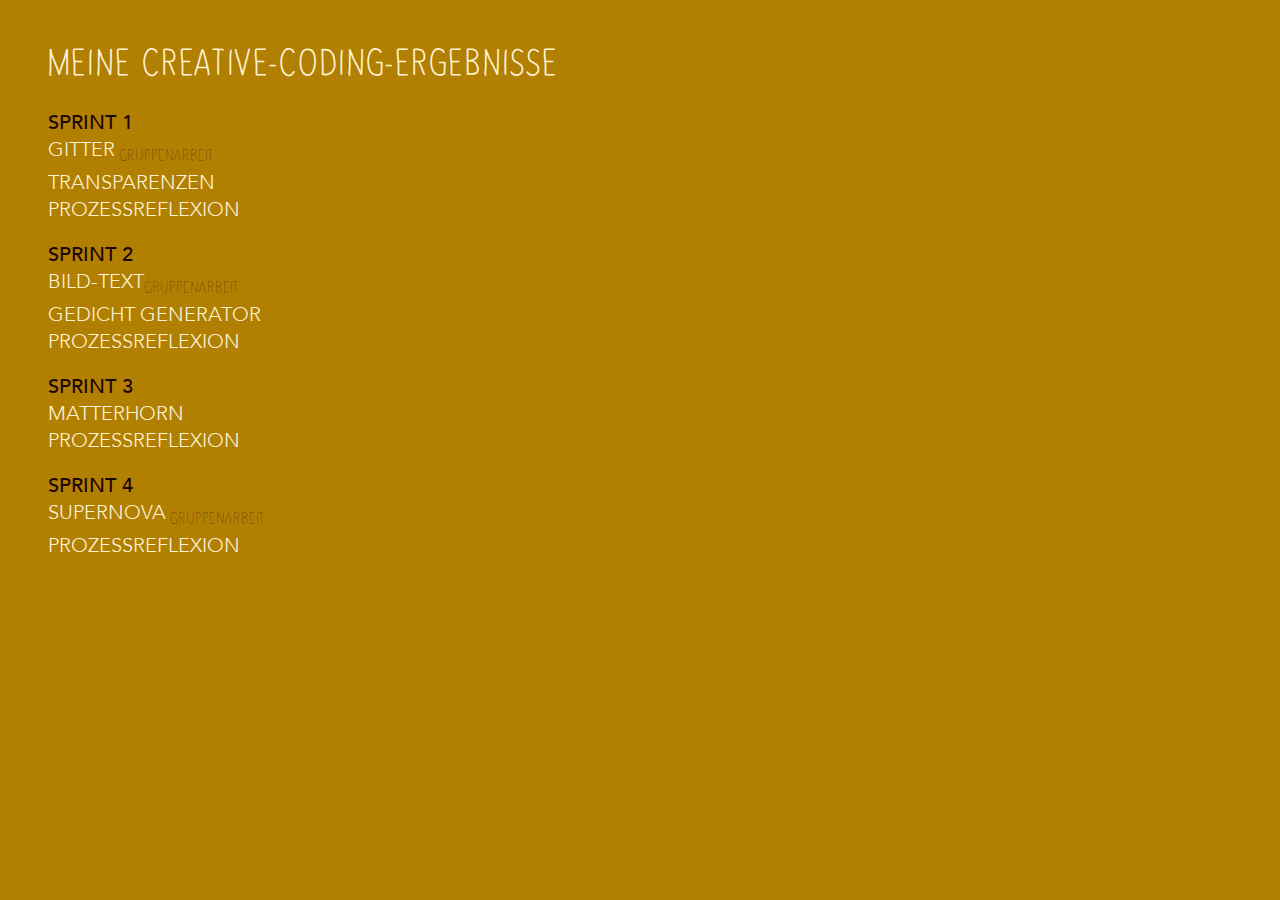
<file: index.html>
<!DOCTYPE html>
<html lang="en">

<head>
    <meta charset="UTF-8">
    <meta name="viewport" content="width=device-width, initial-scale=1.0">
    <title>Document</title>
    <link rel="stylesheet" href="app.css">
</head>

<body>
    <h1>Meine Creative-Coding-Ergebnisse
    </h1>
    <ul>
        <p>Sprint 1</p>
        <a href="Gitter/index.html">Gitter</a> <span>Gruppenarbeit</span>

        </br>
        <a href="Transparenzen/index.html">Transparenzen</a>
        </br>
        <a href="Reflexionen/Reflexion-1.pdf">Prozessreflexion</a>
        </br>
        </br>
        <p>Sprint 2</p>
        <a href="Bilder-Text/index.html">Bild-Text</a><span>Gruppenarbeit</span>
        </br>
        <a href="Gedicht-Generator/index.html">Gedicht Generator</a>
        </br>
        <a href="Reflexionen/Reflexion-2.pdf">Prozessreflexion</a>
        </br>
        </br>
        <p>Sprint 3</p>
        <a href="Matterhorn/index.html">Matterhorn</a>
        </br>
        <a href="Reflexionen/Reflexion-3.pdf">Prozessreflexion</a>
        </br>
        </br>
        <p>Sprint 4</p>
        <a href="Supernova/index.html">Supernova</a> <span>Gruppenarbeit</span>
        </br>
        <a href="Reflexionen/Reflexion-4.pdf">Prozessreflexion</a>
    </ul>
</body>

</html>
</file>
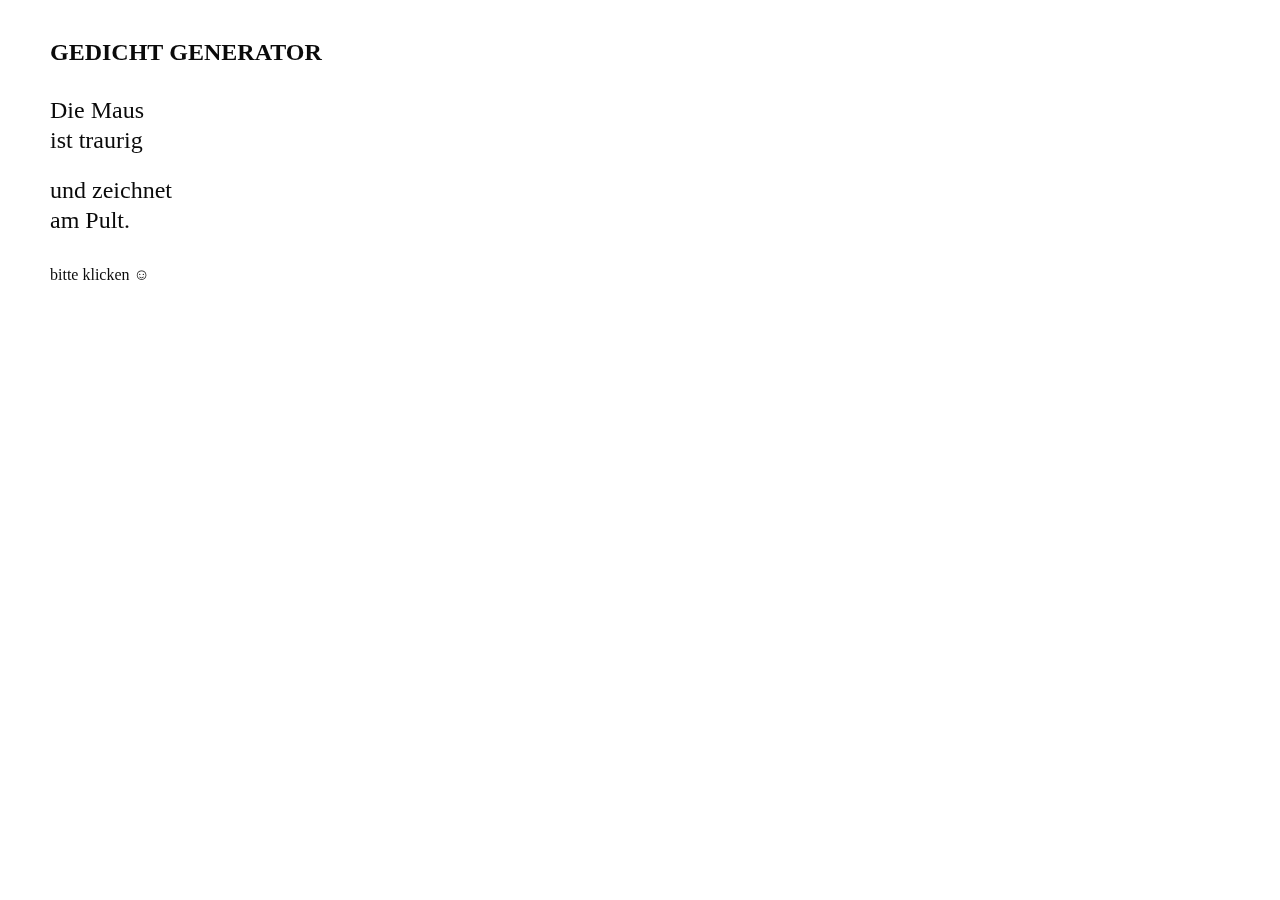
<file: Gedicht-Generator/index.html>
<!DOCTYPE html>
<html lang="en">
  <head>
    <meta charset="utf-8" />
    <meta name="viewport" content="width=device-width, initial-scale=1.0">

    <title>Sketch</title>

    <link rel="stylesheet" type="text/css" href="style.css">

    <script src="libraries/p5.min.js"></script>
    <script src="libraries/p5.sound.min.js"></script>
  </head>

  <body>
    <!-- <ul>
      <p>
        <a href="../index.html">Home</a>
      </p>
    </ul> -->
    <script src="sketchGedicht.js"></script>
  </body>
</html>
</file>
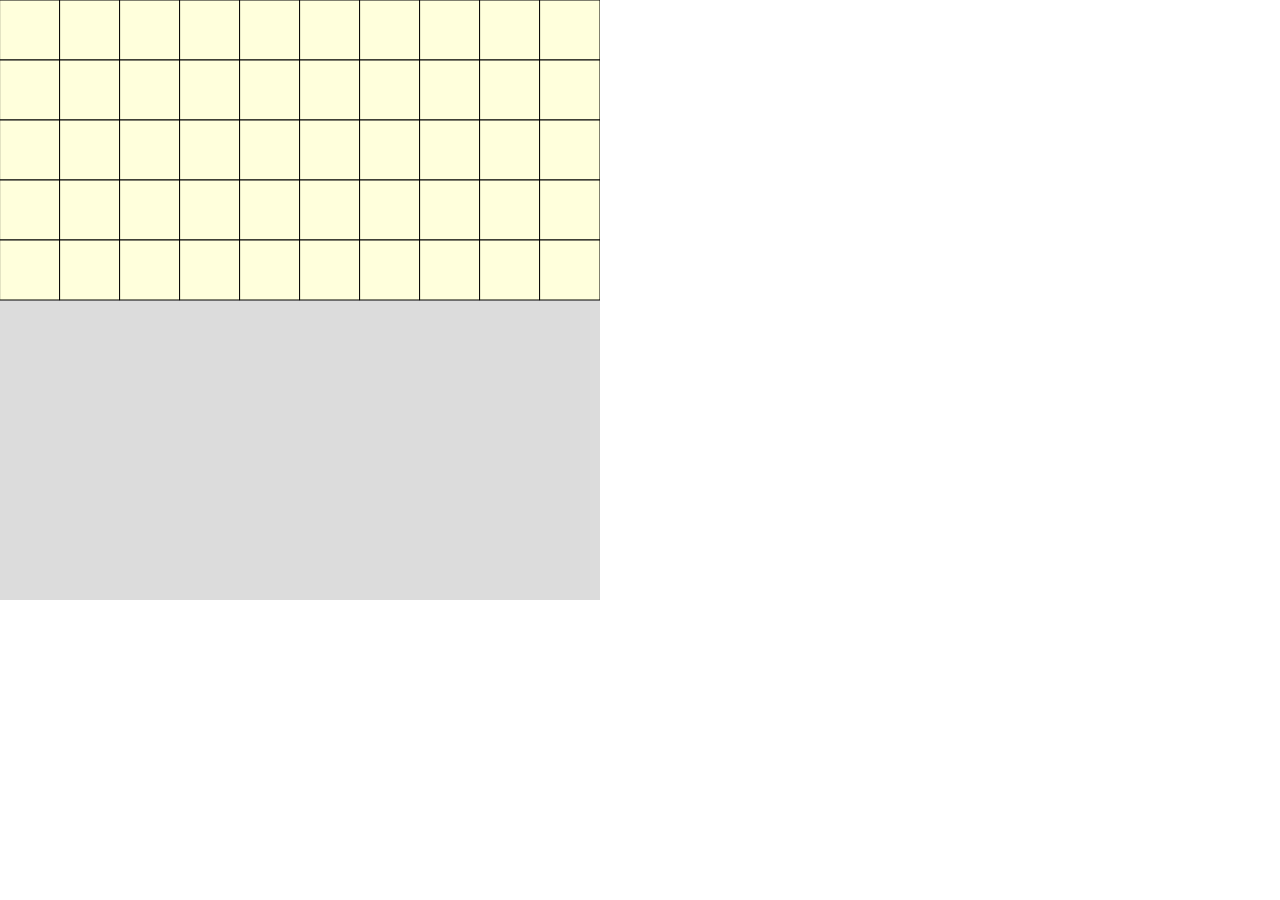
<file: Gitter/index.html>
<!DOCTYPE html>
<html lang="en">
  <head>
    <meta charset="utf-8" />
    <meta name="viewport" content="width=device-width, initial-scale=1.0">

    <title>Sketch</title>

    <link rel="stylesheet" type="text/css" href="style.css">

    <script src="libraries/p5.min.js"></script>
    <script src="libraries/p5.sound.min.js"></script>
  </head>

  <body>
    <!-- <ul>
      <p>
        <a href="../index.html">Home</a>
      </p>
    </ul> -->
    <script src="sketch.js"></script>
  </body>
</html>
</file>
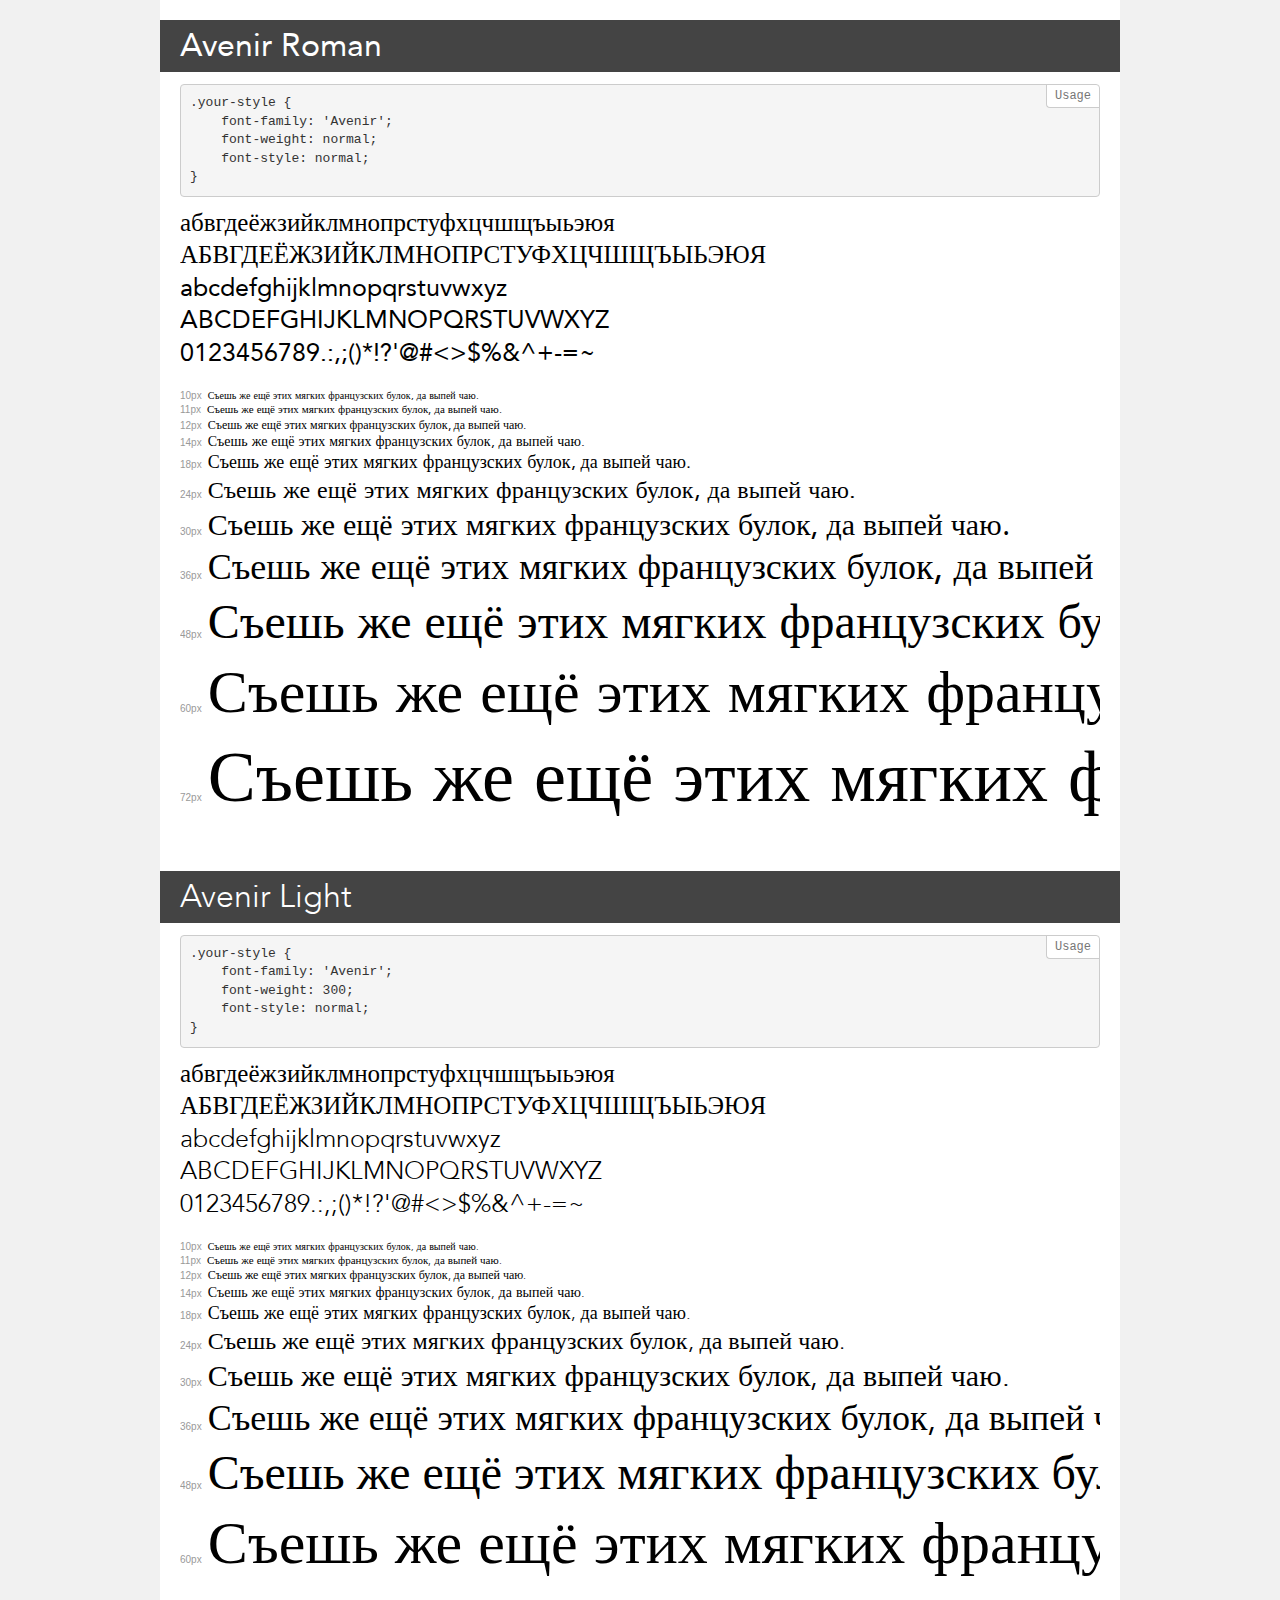
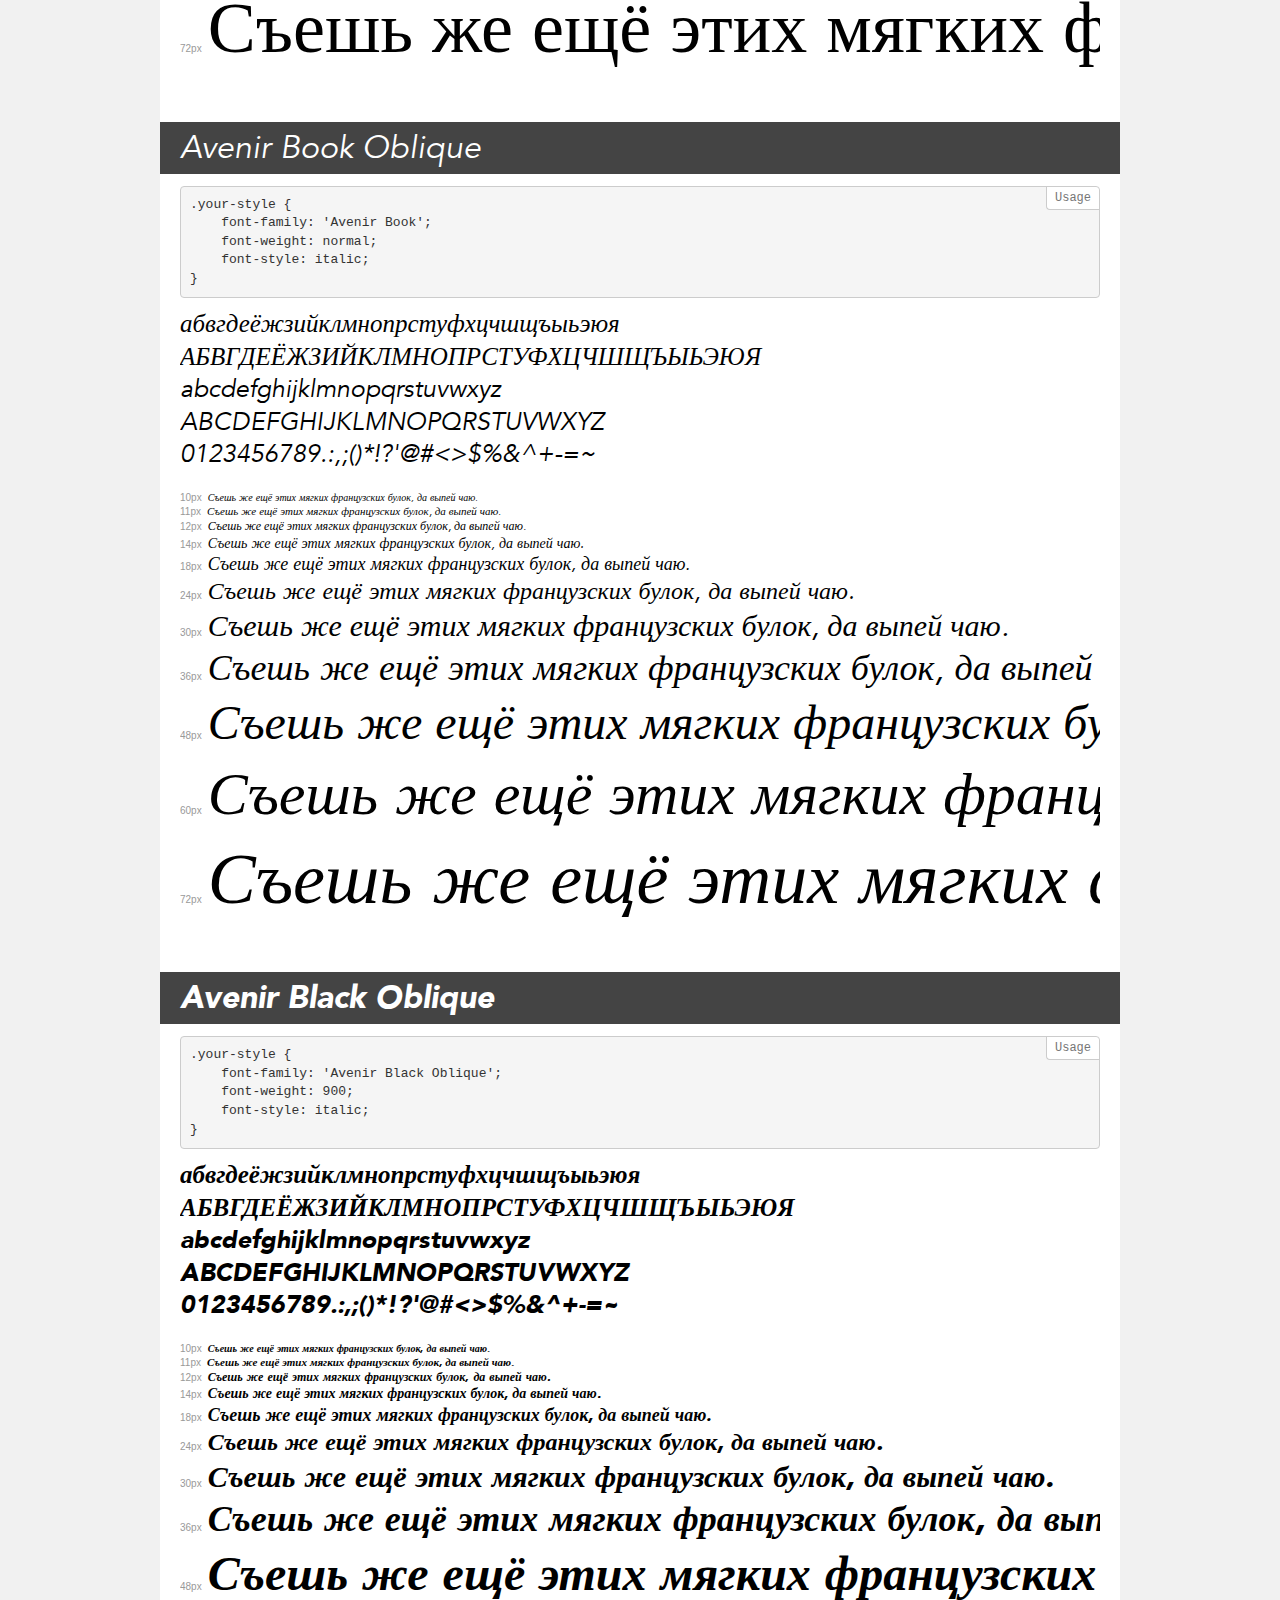
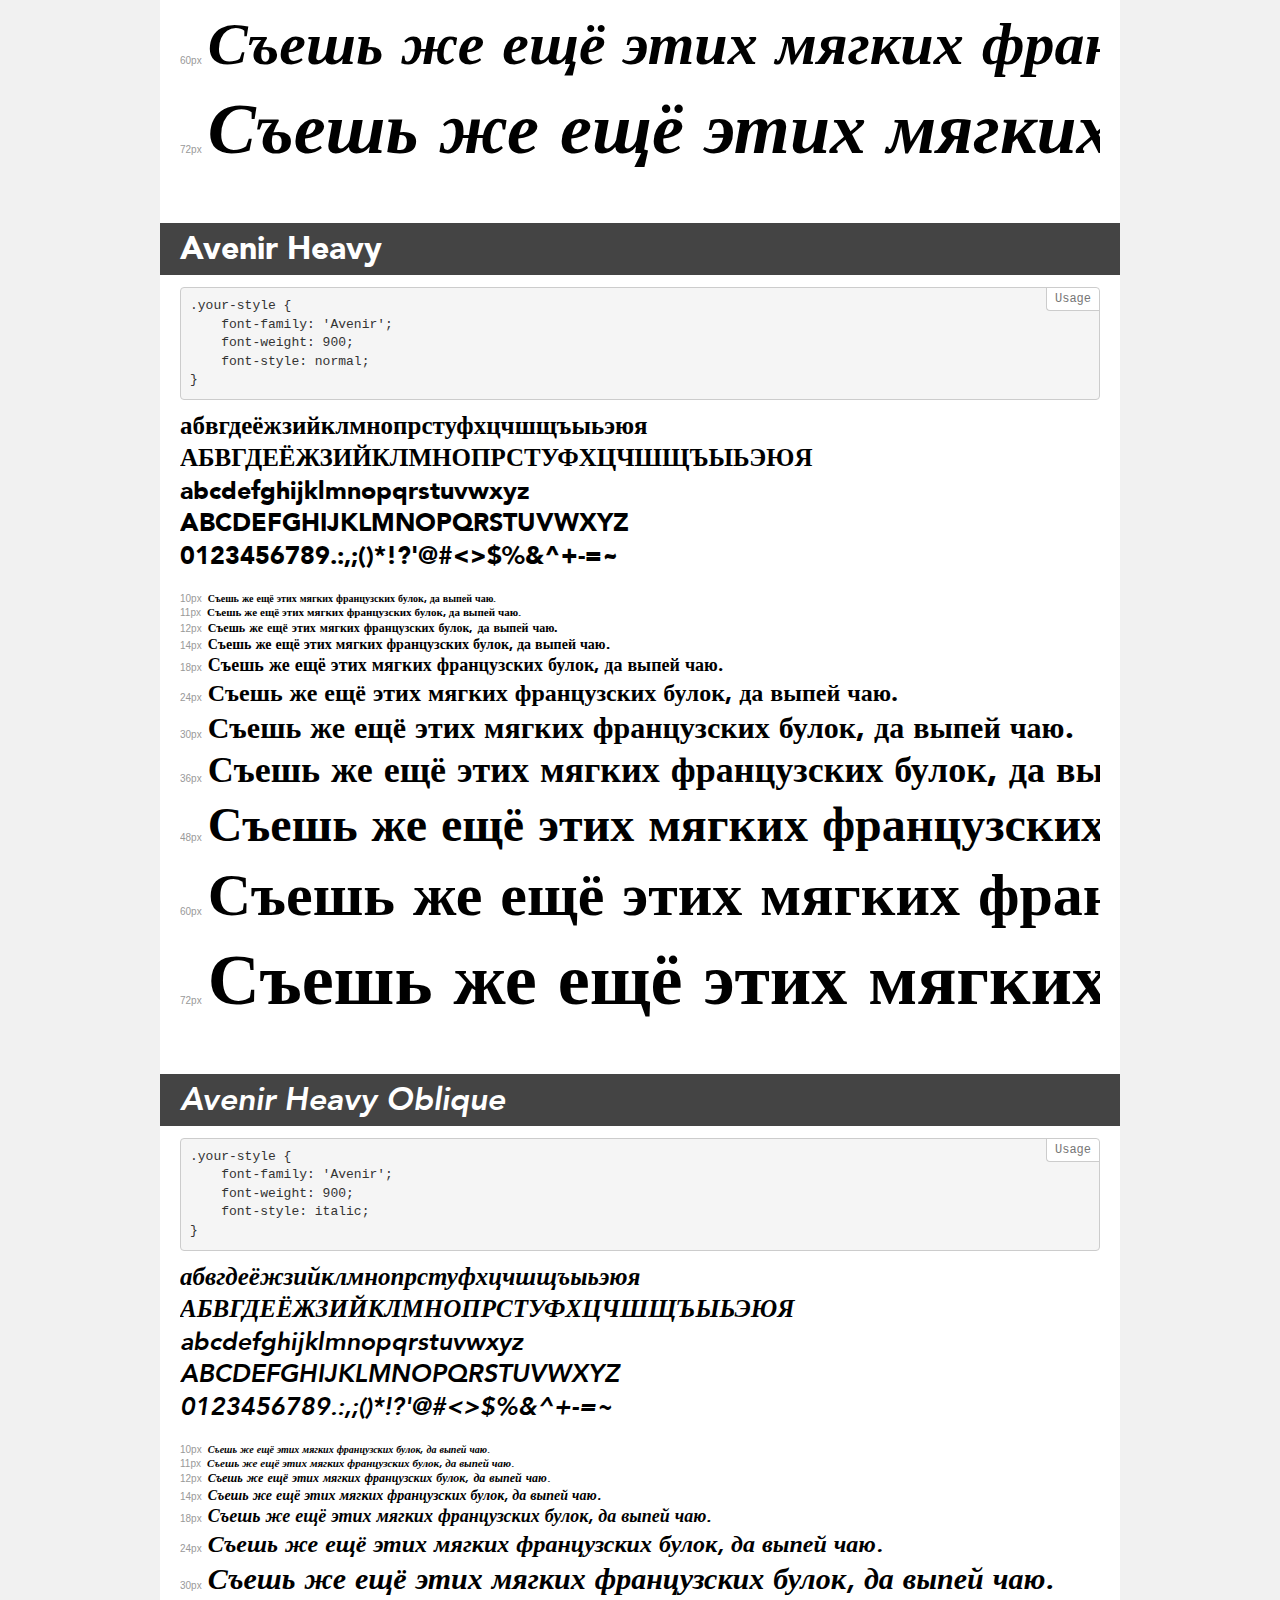
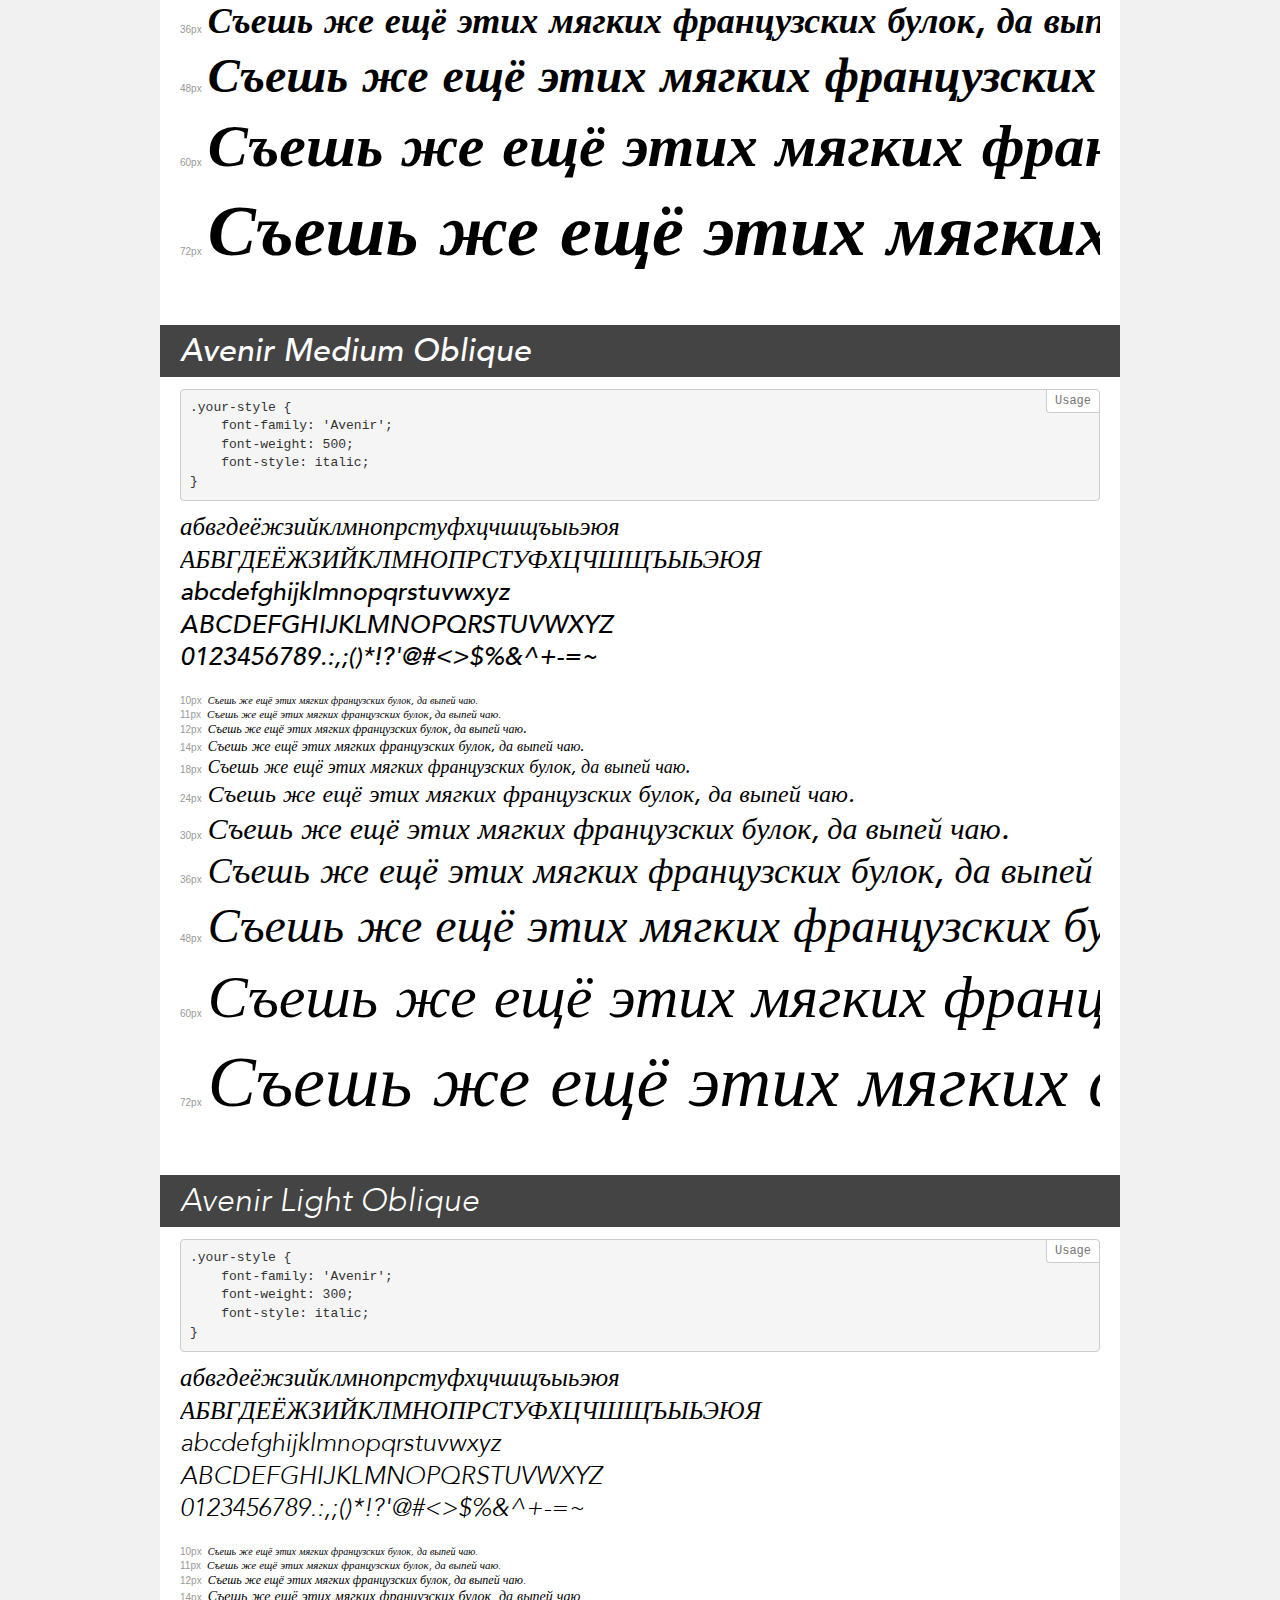
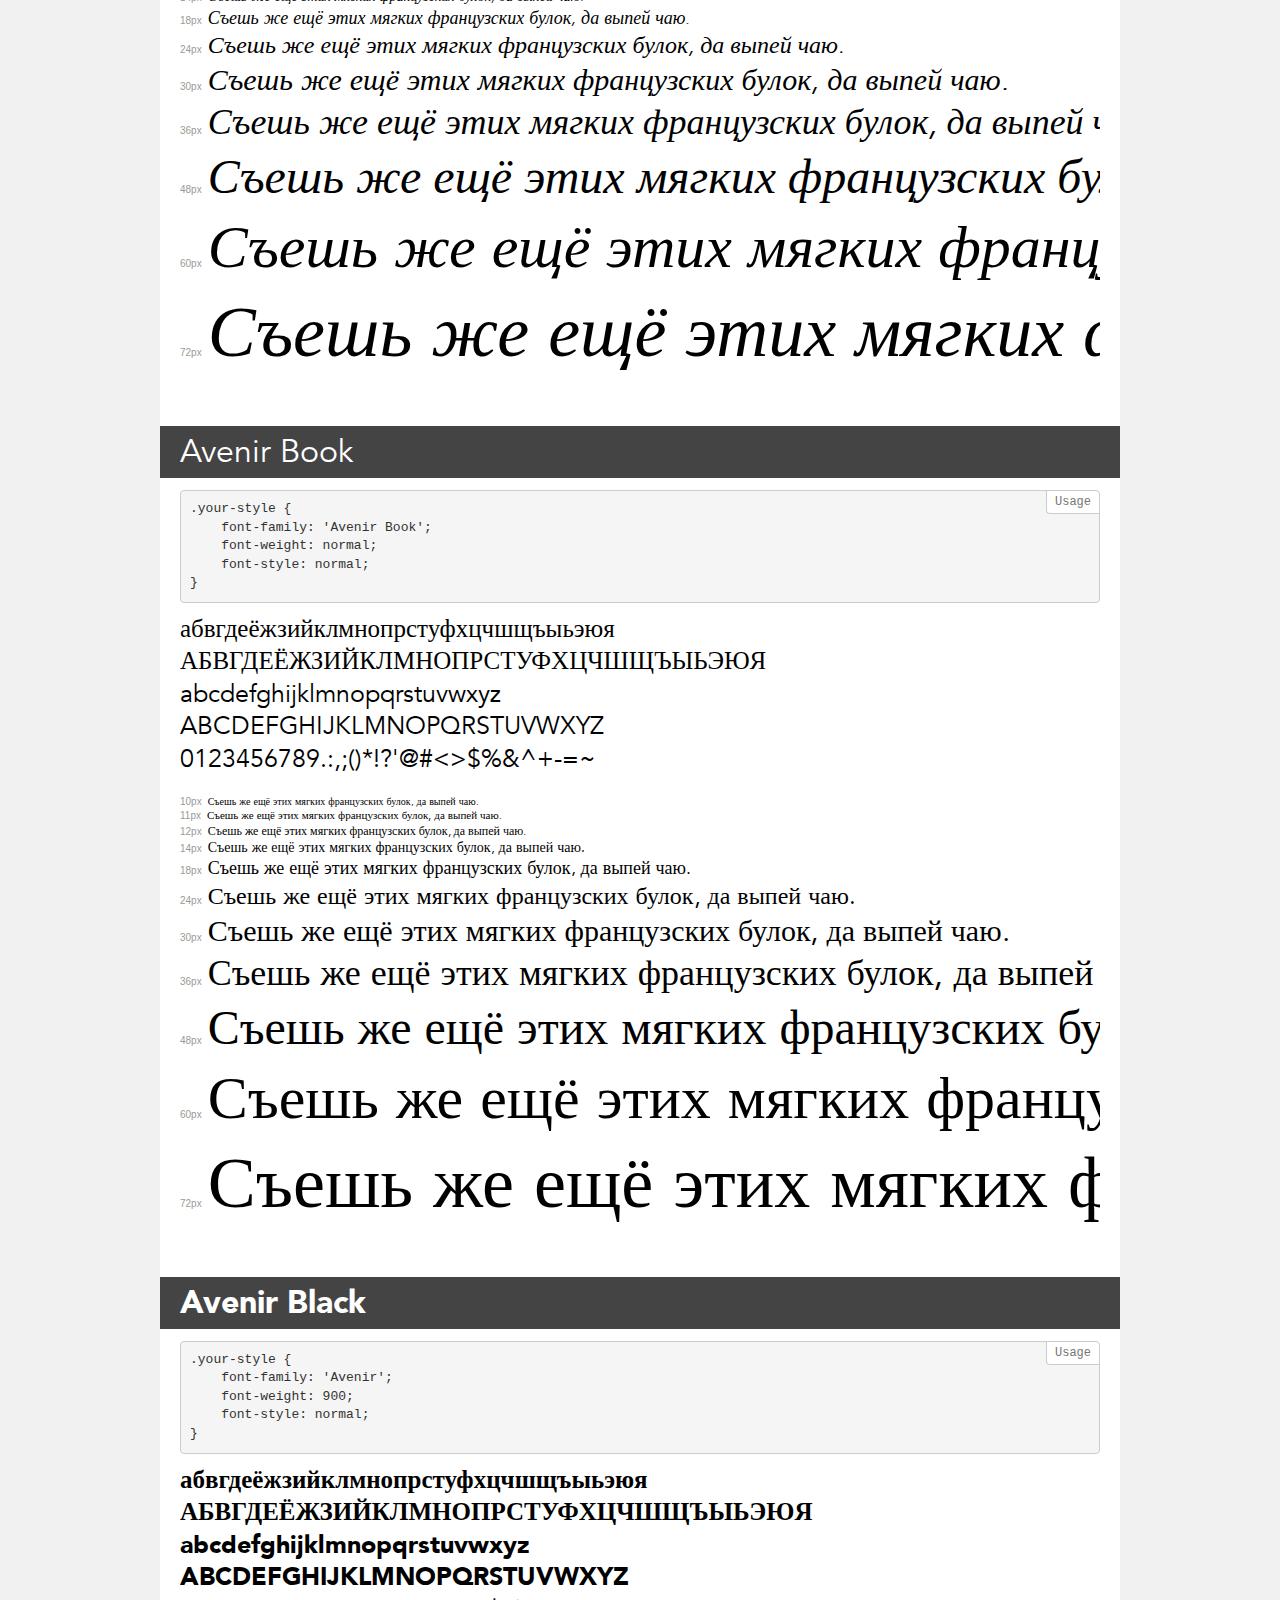
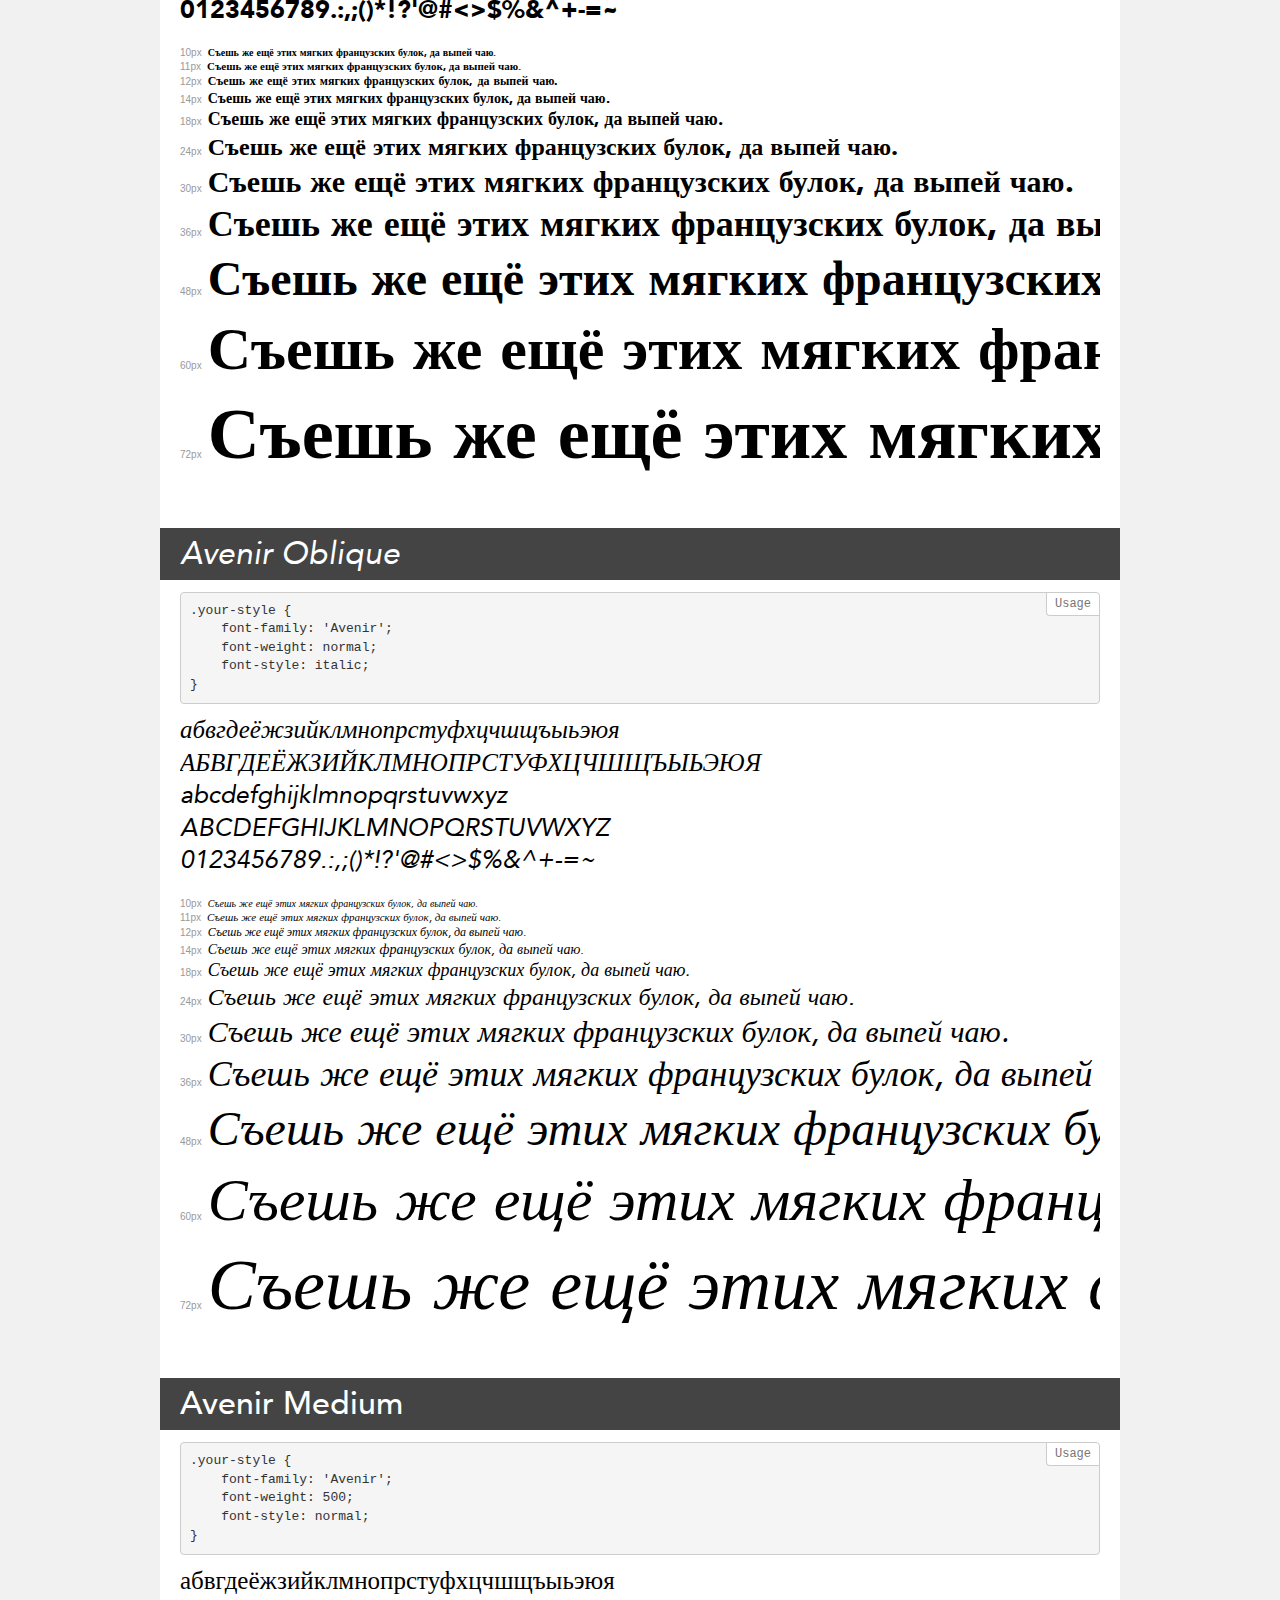
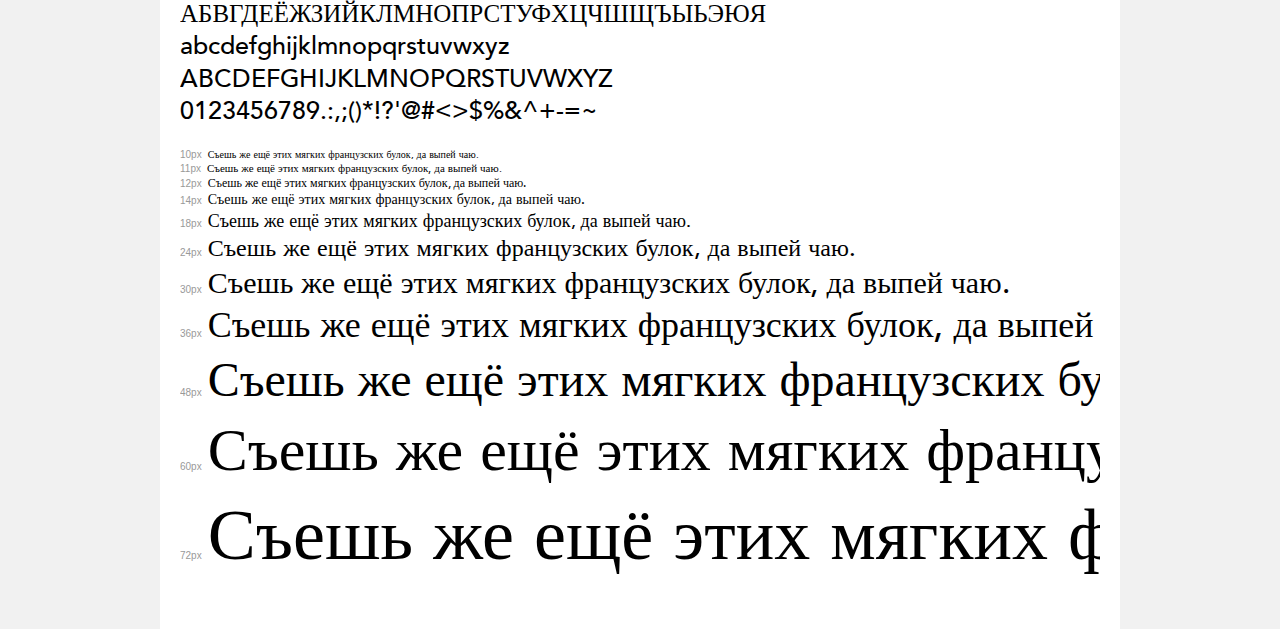
<file: Fonts/Avenir/demo.html>
<!DOCTYPE html>
<html>
<head>
    <meta charset="utf-8">
    <meta http-equiv="X-UA-Compatible" content="IE=edge">
    <meta name="viewport" content="width=device-width, initial-scale=1">
    <meta name="robots" content="noindex, noarchive">
    <meta name="format-detection" content="telephone=no">
    <title>Transfonter demo</title>
    <link href="stylesheet.css" rel="stylesheet">
    <style>
        /*
        http://meyerweb.com/eric/tools/css/reset/
        v2.0 | 20110126
        License: none (public domain)
        */
        html, body, div, span, applet, object, iframe,
        h1, h2, h3, h4, h5, h6, p, blockquote, pre,
        a, abbr, acronym, address, big, cite, code,
        del, dfn, em, img, ins, kbd, q, s, samp,
        small, strike, strong, sub, sup, tt, var,
        b, u, i, center,
        dl, dt, dd, ol, ul, li,
        fieldset, form, label, legend,
        table, caption, tbody, tfoot, thead, tr, th, td,
        article, aside, canvas, details, embed,
        figure, figcaption, footer, header, hgroup,
        menu, nav, output, ruby, section, summary,
        time, mark, audio, video {
            margin: 0;
            padding: 0;
            border: 0;
            font-size: 100%;
            font: inherit;
            vertical-align: baseline;
        }
        /* HTML5 display-role reset for older browsers */
        article, aside, details, figcaption, figure,
        footer, header, hgroup, menu, nav, section {
            display: block;
        }
        body {
            line-height: 1;
        }
        ol, ul {
            list-style: none;
        }
        blockquote, q {
            quotes: none;
        }
        blockquote:before, blockquote:after,
        q:before, q:after {
            content: '';
            content: none;
        }
        table {
            border-collapse: collapse;
            border-spacing: 0;
        }
        /* common styles */
        body {
            background: #f1f1f1;
            color: #000;
        }
        .page {
            background: #fff;
            width: 920px;
            margin: 0 auto;
            padding: 20px 20px 0 20px;
            overflow: hidden;
        }
        .font-container {
            overflow-x: auto;
            overflow-y: hidden;
            margin-bottom: 40px;
            line-height: 1.3;
            white-space: nowrap;
            padding-bottom: 5px;
        }
        h1 {
            position: relative;
            background: #444;
            font-size: 32px;
            color: #fff;
            padding: 10px 20px;
            margin: 0 -20px 12px -20px;
        }
        .letters {
            font-size: 25px;
            margin-bottom: 20px;
        }
        .s10:before {
            content: '10px';
        }
        .s11:before {
            content: '11px';
        }
        .s12:before {
            content: '12px';
        }
        .s14:before {
            content: '14px';
        }
        .s18:before {
            content: '18px';
        }
        .s24:before {
            content: '24px';
        }
        .s30:before {
            content: '30px';
        }
        .s36:before {
            content: '36px';
        }
        .s48:before {
            content: '48px';
        }
        .s60:before {
            content: '60px';
        }
        .s72:before {
            content: '72px';
        }
        .s10:before, .s11:before, .s12:before, .s14:before,
        .s18:before, .s24:before, .s30:before, .s36:before,
        .s48:before, .s60:before, .s72:before {
            font-family: Arial, sans-serif;
            font-size: 10px;
            font-weight: normal;
            font-style: normal;
            color: #999;
            padding-right: 6px;
        }
        pre {
            display: block;
            position: relative;
            padding: 9px;
            margin: 0 0 10px;
            font-family: Monaco, Menlo, Consolas, "Courier New", monospace !important;
            font-size: 13px;
            line-height: 1.428571429;
            color: #333;
            font-weight: normal !important;
            font-style: normal !important;
            background-color: #f5f5f5;
            border: 1px solid #ccc;
            overflow-x: auto;
            border-radius: 4px;
        }
        pre:after {
            display: block;
            position: absolute;
            right: 0;
            top: 0;
            content: 'Usage';
            line-height: 1;
            padding: 5px 8px;
            font-size: 12px;
            color: #767676;
            background-color: #fff;
            border: 1px solid #ccc;
            border-right: none;
            border-top: none;
            border-radius: 0 4px 0 4px;
            z-index: 10;
        }
        /* responsive */
        @media (max-width: 959px) {
            .page {
                width: auto;
                margin: 0;
            }
        }
    </style>
</head>
<body>
<div class="page">
    <div class="demo" style="font-family: 'Avenir'; font-weight: normal; font-style: normal;">
        <h1>Avenir Roman</h1>
        <pre>.your-style {
    font-family: 'Avenir';
    font-weight: normal;
    font-style: normal;
}</pre>
        <div class="font-container">
            <p class="letters">
                абвгдеёжзийклмнопрстуфхцчшщъыьэюя<br>
АБВГДЕЁЖЗИЙКЛМНОПРСТУФХЦЧШЩЪЫЬЭЮЯ<br>
abcdefghijklmnopqrstuvwxyz<br>
ABCDEFGHIJKLMNOPQRSTUVWXYZ<br>
                0123456789.:,;()*!?'@#<>$%&^+-=~
            </p>
            <p class="s10" style="font-size: 10px;">Съешь же ещё этих мягких французских булок, да выпей чаю.</p>
            <p class="s11" style="font-size: 11px;">Съешь же ещё этих мягких французских булок, да выпей чаю.</p>
            <p class="s12" style="font-size: 12px;">Съешь же ещё этих мягких французских булок, да выпей чаю.</p>
            <p class="s14" style="font-size: 14px;">Съешь же ещё этих мягких французских булок, да выпей чаю.</p>
            <p class="s18" style="font-size: 18px;">Съешь же ещё этих мягких французских булок, да выпей чаю.</p>
            <p class="s24" style="font-size: 24px;">Съешь же ещё этих мягких французских булок, да выпей чаю.</p>
            <p class="s30" style="font-size: 30px;">Съешь же ещё этих мягких французских булок, да выпей чаю.</p>
            <p class="s36" style="font-size: 36px;">Съешь же ещё этих мягких французских булок, да выпей чаю.</p>
            <p class="s48" style="font-size: 48px;">Съешь же ещё этих мягких французских булок, да выпей чаю.</p>
            <p class="s60" style="font-size: 60px;">Съешь же ещё этих мягких французских булок, да выпей чаю.</p>
            <p class="s72" style="font-size: 72px;">Съешь же ещё этих мягких французских булок, да выпей чаю.</p>
        </div>
    </div>
    <div class="demo" style="font-family: 'Avenir'; font-weight: 300; font-style: normal;">
        <h1>Avenir Light</h1>
        <pre>.your-style {
    font-family: 'Avenir';
    font-weight: 300;
    font-style: normal;
}</pre>
        <div class="font-container">
            <p class="letters">
                абвгдеёжзийклмнопрстуфхцчшщъыьэюя<br>
АБВГДЕЁЖЗИЙКЛМНОПРСТУФХЦЧШЩЪЫЬЭЮЯ<br>
abcdefghijklmnopqrstuvwxyz<br>
ABCDEFGHIJKLMNOPQRSTUVWXYZ<br>
                0123456789.:,;()*!?'@#<>$%&^+-=~
            </p>
            <p class="s10" style="font-size: 10px;">Съешь же ещё этих мягких французских булок, да выпей чаю.</p>
            <p class="s11" style="font-size: 11px;">Съешь же ещё этих мягких французских булок, да выпей чаю.</p>
            <p class="s12" style="font-size: 12px;">Съешь же ещё этих мягких французских булок, да выпей чаю.</p>
            <p class="s14" style="font-size: 14px;">Съешь же ещё этих мягких французских булок, да выпей чаю.</p>
            <p class="s18" style="font-size: 18px;">Съешь же ещё этих мягких французских булок, да выпей чаю.</p>
            <p class="s24" style="font-size: 24px;">Съешь же ещё этих мягких французских булок, да выпей чаю.</p>
            <p class="s30" style="font-size: 30px;">Съешь же ещё этих мягких французских булок, да выпей чаю.</p>
            <p class="s36" style="font-size: 36px;">Съешь же ещё этих мягких французских булок, да выпей чаю.</p>
            <p class="s48" style="font-size: 48px;">Съешь же ещё этих мягких французских булок, да выпей чаю.</p>
            <p class="s60" style="font-size: 60px;">Съешь же ещё этих мягких французских булок, да выпей чаю.</p>
            <p class="s72" style="font-size: 72px;">Съешь же ещё этих мягких французских булок, да выпей чаю.</p>
        </div>
    </div>
    <div class="demo" style="font-family: 'Avenir Book'; font-weight: normal; font-style: italic;">
        <h1>Avenir Book Oblique</h1>
        <pre>.your-style {
    font-family: 'Avenir Book';
    font-weight: normal;
    font-style: italic;
}</pre>
        <div class="font-container">
            <p class="letters">
                абвгдеёжзийклмнопрстуфхцчшщъыьэюя<br>
АБВГДЕЁЖЗИЙКЛМНОПРСТУФХЦЧШЩЪЫЬЭЮЯ<br>
abcdefghijklmnopqrstuvwxyz<br>
ABCDEFGHIJKLMNOPQRSTUVWXYZ<br>
                0123456789.:,;()*!?'@#<>$%&^+-=~
            </p>
            <p class="s10" style="font-size: 10px;">Съешь же ещё этих мягких французских булок, да выпей чаю.</p>
            <p class="s11" style="font-size: 11px;">Съешь же ещё этих мягких французских булок, да выпей чаю.</p>
            <p class="s12" style="font-size: 12px;">Съешь же ещё этих мягких французских булок, да выпей чаю.</p>
            <p class="s14" style="font-size: 14px;">Съешь же ещё этих мягких французских булок, да выпей чаю.</p>
            <p class="s18" style="font-size: 18px;">Съешь же ещё этих мягких французских булок, да выпей чаю.</p>
            <p class="s24" style="font-size: 24px;">Съешь же ещё этих мягких французских булок, да выпей чаю.</p>
            <p class="s30" style="font-size: 30px;">Съешь же ещё этих мягких французских булок, да выпей чаю.</p>
            <p class="s36" style="font-size: 36px;">Съешь же ещё этих мягких французских булок, да выпей чаю.</p>
            <p class="s48" style="font-size: 48px;">Съешь же ещё этих мягких французских булок, да выпей чаю.</p>
            <p class="s60" style="font-size: 60px;">Съешь же ещё этих мягких французских булок, да выпей чаю.</p>
            <p class="s72" style="font-size: 72px;">Съешь же ещё этих мягких французских булок, да выпей чаю.</p>
        </div>
    </div>
    <div class="demo" style="font-family: 'Avenir Black Oblique'; font-weight: 900; font-style: italic;">
        <h1>Avenir Black Oblique</h1>
        <pre>.your-style {
    font-family: 'Avenir Black Oblique';
    font-weight: 900;
    font-style: italic;
}</pre>
        <div class="font-container">
            <p class="letters">
                абвгдеёжзийклмнопрстуфхцчшщъыьэюя<br>
АБВГДЕЁЖЗИЙКЛМНОПРСТУФХЦЧШЩЪЫЬЭЮЯ<br>
abcdefghijklmnopqrstuvwxyz<br>
ABCDEFGHIJKLMNOPQRSTUVWXYZ<br>
                0123456789.:,;()*!?'@#<>$%&^+-=~
            </p>
            <p class="s10" style="font-size: 10px;">Съешь же ещё этих мягких французских булок, да выпей чаю.</p>
            <p class="s11" style="font-size: 11px;">Съешь же ещё этих мягких французских булок, да выпей чаю.</p>
            <p class="s12" style="font-size: 12px;">Съешь же ещё этих мягких французских булок, да выпей чаю.</p>
            <p class="s14" style="font-size: 14px;">Съешь же ещё этих мягких французских булок, да выпей чаю.</p>
            <p class="s18" style="font-size: 18px;">Съешь же ещё этих мягких французских булок, да выпей чаю.</p>
            <p class="s24" style="font-size: 24px;">Съешь же ещё этих мягких французских булок, да выпей чаю.</p>
            <p class="s30" style="font-size: 30px;">Съешь же ещё этих мягких французских булок, да выпей чаю.</p>
            <p class="s36" style="font-size: 36px;">Съешь же ещё этих мягких французских булок, да выпей чаю.</p>
            <p class="s48" style="font-size: 48px;">Съешь же ещё этих мягких французских булок, да выпей чаю.</p>
            <p class="s60" style="font-size: 60px;">Съешь же ещё этих мягких французских булок, да выпей чаю.</p>
            <p class="s72" style="font-size: 72px;">Съешь же ещё этих мягких французских булок, да выпей чаю.</p>
        </div>
    </div>
    <div class="demo" style="font-family: 'Avenir'; font-weight: 900; font-style: normal;">
        <h1>Avenir Heavy</h1>
        <pre>.your-style {
    font-family: 'Avenir';
    font-weight: 900;
    font-style: normal;
}</pre>
        <div class="font-container">
            <p class="letters">
                абвгдеёжзийклмнопрстуфхцчшщъыьэюя<br>
АБВГДЕЁЖЗИЙКЛМНОПРСТУФХЦЧШЩЪЫЬЭЮЯ<br>
abcdefghijklmnopqrstuvwxyz<br>
ABCDEFGHIJKLMNOPQRSTUVWXYZ<br>
                0123456789.:,;()*!?'@#<>$%&^+-=~
            </p>
            <p class="s10" style="font-size: 10px;">Съешь же ещё этих мягких французских булок, да выпей чаю.</p>
            <p class="s11" style="font-size: 11px;">Съешь же ещё этих мягких французских булок, да выпей чаю.</p>
            <p class="s12" style="font-size: 12px;">Съешь же ещё этих мягких французских булок, да выпей чаю.</p>
            <p class="s14" style="font-size: 14px;">Съешь же ещё этих мягких французских булок, да выпей чаю.</p>
            <p class="s18" style="font-size: 18px;">Съешь же ещё этих мягких французских булок, да выпей чаю.</p>
            <p class="s24" style="font-size: 24px;">Съешь же ещё этих мягких французских булок, да выпей чаю.</p>
            <p class="s30" style="font-size: 30px;">Съешь же ещё этих мягких французских булок, да выпей чаю.</p>
            <p class="s36" style="font-size: 36px;">Съешь же ещё этих мягких французских булок, да выпей чаю.</p>
            <p class="s48" style="font-size: 48px;">Съешь же ещё этих мягких французских булок, да выпей чаю.</p>
            <p class="s60" style="font-size: 60px;">Съешь же ещё этих мягких французских булок, да выпей чаю.</p>
            <p class="s72" style="font-size: 72px;">Съешь же ещё этих мягких французских булок, да выпей чаю.</p>
        </div>
    </div>
    <div class="demo" style="font-family: 'Avenir'; font-weight: 900; font-style: italic;">
        <h1>Avenir Heavy Oblique</h1>
        <pre>.your-style {
    font-family: 'Avenir';
    font-weight: 900;
    font-style: italic;
}</pre>
        <div class="font-container">
            <p class="letters">
                абвгдеёжзийклмнопрстуфхцчшщъыьэюя<br>
АБВГДЕЁЖЗИЙКЛМНОПРСТУФХЦЧШЩЪЫЬЭЮЯ<br>
abcdefghijklmnopqrstuvwxyz<br>
ABCDEFGHIJKLMNOPQRSTUVWXYZ<br>
                0123456789.:,;()*!?'@#<>$%&^+-=~
            </p>
            <p class="s10" style="font-size: 10px;">Съешь же ещё этих мягких французских булок, да выпей чаю.</p>
            <p class="s11" style="font-size: 11px;">Съешь же ещё этих мягких французских булок, да выпей чаю.</p>
            <p class="s12" style="font-size: 12px;">Съешь же ещё этих мягких французских булок, да выпей чаю.</p>
            <p class="s14" style="font-size: 14px;">Съешь же ещё этих мягких французских булок, да выпей чаю.</p>
            <p class="s18" style="font-size: 18px;">Съешь же ещё этих мягких французских булок, да выпей чаю.</p>
            <p class="s24" style="font-size: 24px;">Съешь же ещё этих мягких французских булок, да выпей чаю.</p>
            <p class="s30" style="font-size: 30px;">Съешь же ещё этих мягких французских булок, да выпей чаю.</p>
            <p class="s36" style="font-size: 36px;">Съешь же ещё этих мягких французских булок, да выпей чаю.</p>
            <p class="s48" style="font-size: 48px;">Съешь же ещё этих мягких французских булок, да выпей чаю.</p>
            <p class="s60" style="font-size: 60px;">Съешь же ещё этих мягких французских булок, да выпей чаю.</p>
            <p class="s72" style="font-size: 72px;">Съешь же ещё этих мягких французских булок, да выпей чаю.</p>
        </div>
    </div>
    <div class="demo" style="font-family: 'Avenir'; font-weight: 500; font-style: italic;">
        <h1>Avenir Medium Oblique</h1>
        <pre>.your-style {
    font-family: 'Avenir';
    font-weight: 500;
    font-style: italic;
}</pre>
        <div class="font-container">
            <p class="letters">
                абвгдеёжзийклмнопрстуфхцчшщъыьэюя<br>
АБВГДЕЁЖЗИЙКЛМНОПРСТУФХЦЧШЩЪЫЬЭЮЯ<br>
abcdefghijklmnopqrstuvwxyz<br>
ABCDEFGHIJKLMNOPQRSTUVWXYZ<br>
                0123456789.:,;()*!?'@#<>$%&^+-=~
            </p>
            <p class="s10" style="font-size: 10px;">Съешь же ещё этих мягких французских булок, да выпей чаю.</p>
            <p class="s11" style="font-size: 11px;">Съешь же ещё этих мягких французских булок, да выпей чаю.</p>
            <p class="s12" style="font-size: 12px;">Съешь же ещё этих мягких французских булок, да выпей чаю.</p>
            <p class="s14" style="font-size: 14px;">Съешь же ещё этих мягких французских булок, да выпей чаю.</p>
            <p class="s18" style="font-size: 18px;">Съешь же ещё этих мягких французских булок, да выпей чаю.</p>
            <p class="s24" style="font-size: 24px;">Съешь же ещё этих мягких французских булок, да выпей чаю.</p>
            <p class="s30" style="font-size: 30px;">Съешь же ещё этих мягких французских булок, да выпей чаю.</p>
            <p class="s36" style="font-size: 36px;">Съешь же ещё этих мягких французских булок, да выпей чаю.</p>
            <p class="s48" style="font-size: 48px;">Съешь же ещё этих мягких французских булок, да выпей чаю.</p>
            <p class="s60" style="font-size: 60px;">Съешь же ещё этих мягких французских булок, да выпей чаю.</p>
            <p class="s72" style="font-size: 72px;">Съешь же ещё этих мягких французских булок, да выпей чаю.</p>
        </div>
    </div>
    <div class="demo" style="font-family: 'Avenir'; font-weight: 300; font-style: italic;">
        <h1>Avenir Light Oblique</h1>
        <pre>.your-style {
    font-family: 'Avenir';
    font-weight: 300;
    font-style: italic;
}</pre>
        <div class="font-container">
            <p class="letters">
                абвгдеёжзийклмнопрстуфхцчшщъыьэюя<br>
АБВГДЕЁЖЗИЙКЛМНОПРСТУФХЦЧШЩЪЫЬЭЮЯ<br>
abcdefghijklmnopqrstuvwxyz<br>
ABCDEFGHIJKLMNOPQRSTUVWXYZ<br>
                0123456789.:,;()*!?'@#<>$%&^+-=~
            </p>
            <p class="s10" style="font-size: 10px;">Съешь же ещё этих мягких французских булок, да выпей чаю.</p>
            <p class="s11" style="font-size: 11px;">Съешь же ещё этих мягких французских булок, да выпей чаю.</p>
            <p class="s12" style="font-size: 12px;">Съешь же ещё этих мягких французских булок, да выпей чаю.</p>
            <p class="s14" style="font-size: 14px;">Съешь же ещё этих мягких французских булок, да выпей чаю.</p>
            <p class="s18" style="font-size: 18px;">Съешь же ещё этих мягких французских булок, да выпей чаю.</p>
            <p class="s24" style="font-size: 24px;">Съешь же ещё этих мягких французских булок, да выпей чаю.</p>
            <p class="s30" style="font-size: 30px;">Съешь же ещё этих мягких французских булок, да выпей чаю.</p>
            <p class="s36" style="font-size: 36px;">Съешь же ещё этих мягких французских булок, да выпей чаю.</p>
            <p class="s48" style="font-size: 48px;">Съешь же ещё этих мягких французских булок, да выпей чаю.</p>
            <p class="s60" style="font-size: 60px;">Съешь же ещё этих мягких французских булок, да выпей чаю.</p>
            <p class="s72" style="font-size: 72px;">Съешь же ещё этих мягких французских булок, да выпей чаю.</p>
        </div>
    </div>
    <div class="demo" style="font-family: 'Avenir Book'; font-weight: normal; font-style: normal;">
        <h1>Avenir Book</h1>
        <pre>.your-style {
    font-family: 'Avenir Book';
    font-weight: normal;
    font-style: normal;
}</pre>
        <div class="font-container">
            <p class="letters">
                абвгдеёжзийклмнопрстуфхцчшщъыьэюя<br>
АБВГДЕЁЖЗИЙКЛМНОПРСТУФХЦЧШЩЪЫЬЭЮЯ<br>
abcdefghijklmnopqrstuvwxyz<br>
ABCDEFGHIJKLMNOPQRSTUVWXYZ<br>
                0123456789.:,;()*!?'@#<>$%&^+-=~
            </p>
            <p class="s10" style="font-size: 10px;">Съешь же ещё этих мягких французских булок, да выпей чаю.</p>
            <p class="s11" style="font-size: 11px;">Съешь же ещё этих мягких французских булок, да выпей чаю.</p>
            <p class="s12" style="font-size: 12px;">Съешь же ещё этих мягких французских булок, да выпей чаю.</p>
            <p class="s14" style="font-size: 14px;">Съешь же ещё этих мягких французских булок, да выпей чаю.</p>
            <p class="s18" style="font-size: 18px;">Съешь же ещё этих мягких французских булок, да выпей чаю.</p>
            <p class="s24" style="font-size: 24px;">Съешь же ещё этих мягких французских булок, да выпей чаю.</p>
            <p class="s30" style="font-size: 30px;">Съешь же ещё этих мягких французских булок, да выпей чаю.</p>
            <p class="s36" style="font-size: 36px;">Съешь же ещё этих мягких французских булок, да выпей чаю.</p>
            <p class="s48" style="font-size: 48px;">Съешь же ещё этих мягких французских булок, да выпей чаю.</p>
            <p class="s60" style="font-size: 60px;">Съешь же ещё этих мягких французских булок, да выпей чаю.</p>
            <p class="s72" style="font-size: 72px;">Съешь же ещё этих мягких французских булок, да выпей чаю.</p>
        </div>
    </div>
    <div class="demo" style="font-family: 'Avenir'; font-weight: 900; font-style: normal;">
        <h1>Avenir Black</h1>
        <pre>.your-style {
    font-family: 'Avenir';
    font-weight: 900;
    font-style: normal;
}</pre>
        <div class="font-container">
            <p class="letters">
                абвгдеёжзийклмнопрстуфхцчшщъыьэюя<br>
АБВГДЕЁЖЗИЙКЛМНОПРСТУФХЦЧШЩЪЫЬЭЮЯ<br>
abcdefghijklmnopqrstuvwxyz<br>
ABCDEFGHIJKLMNOPQRSTUVWXYZ<br>
                0123456789.:,;()*!?'@#<>$%&^+-=~
            </p>
            <p class="s10" style="font-size: 10px;">Съешь же ещё этих мягких французских булок, да выпей чаю.</p>
            <p class="s11" style="font-size: 11px;">Съешь же ещё этих мягких французских булок, да выпей чаю.</p>
            <p class="s12" style="font-size: 12px;">Съешь же ещё этих мягких французских булок, да выпей чаю.</p>
            <p class="s14" style="font-size: 14px;">Съешь же ещё этих мягких французских булок, да выпей чаю.</p>
            <p class="s18" style="font-size: 18px;">Съешь же ещё этих мягких французских булок, да выпей чаю.</p>
            <p class="s24" style="font-size: 24px;">Съешь же ещё этих мягких французских булок, да выпей чаю.</p>
            <p class="s30" style="font-size: 30px;">Съешь же ещё этих мягких французских булок, да выпей чаю.</p>
            <p class="s36" style="font-size: 36px;">Съешь же ещё этих мягких французских булок, да выпей чаю.</p>
            <p class="s48" style="font-size: 48px;">Съешь же ещё этих мягких французских булок, да выпей чаю.</p>
            <p class="s60" style="font-size: 60px;">Съешь же ещё этих мягких французских булок, да выпей чаю.</p>
            <p class="s72" style="font-size: 72px;">Съешь же ещё этих мягких французских булок, да выпей чаю.</p>
        </div>
    </div>
    <div class="demo" style="font-family: 'Avenir'; font-weight: normal; font-style: italic;">
        <h1>Avenir Oblique</h1>
        <pre>.your-style {
    font-family: 'Avenir';
    font-weight: normal;
    font-style: italic;
}</pre>
        <div class="font-container">
            <p class="letters">
                абвгдеёжзийклмнопрстуфхцчшщъыьэюя<br>
АБВГДЕЁЖЗИЙКЛМНОПРСТУФХЦЧШЩЪЫЬЭЮЯ<br>
abcdefghijklmnopqrstuvwxyz<br>
ABCDEFGHIJKLMNOPQRSTUVWXYZ<br>
                0123456789.:,;()*!?'@#<>$%&^+-=~
            </p>
            <p class="s10" style="font-size: 10px;">Съешь же ещё этих мягких французских булок, да выпей чаю.</p>
            <p class="s11" style="font-size: 11px;">Съешь же ещё этих мягких французских булок, да выпей чаю.</p>
            <p class="s12" style="font-size: 12px;">Съешь же ещё этих мягких французских булок, да выпей чаю.</p>
            <p class="s14" style="font-size: 14px;">Съешь же ещё этих мягких французских булок, да выпей чаю.</p>
            <p class="s18" style="font-size: 18px;">Съешь же ещё этих мягких французских булок, да выпей чаю.</p>
            <p class="s24" style="font-size: 24px;">Съешь же ещё этих мягких французских булок, да выпей чаю.</p>
            <p class="s30" style="font-size: 30px;">Съешь же ещё этих мягких французских булок, да выпей чаю.</p>
            <p class="s36" style="font-size: 36px;">Съешь же ещё этих мягких французских булок, да выпей чаю.</p>
            <p class="s48" style="font-size: 48px;">Съешь же ещё этих мягких французских булок, да выпей чаю.</p>
            <p class="s60" style="font-size: 60px;">Съешь же ещё этих мягких французских булок, да выпей чаю.</p>
            <p class="s72" style="font-size: 72px;">Съешь же ещё этих мягких французских булок, да выпей чаю.</p>
        </div>
    </div>
    <div class="demo" style="font-family: 'Avenir'; font-weight: 500; font-style: normal;">
        <h1>Avenir Medium</h1>
        <pre>.your-style {
    font-family: 'Avenir';
    font-weight: 500;
    font-style: normal;
}</pre>
        <div class="font-container">
            <p class="letters">
                абвгдеёжзийклмнопрстуфхцчшщъыьэюя<br>
АБВГДЕЁЖЗИЙКЛМНОПРСТУФХЦЧШЩЪЫЬЭЮЯ<br>
abcdefghijklmnopqrstuvwxyz<br>
ABCDEFGHIJKLMNOPQRSTUVWXYZ<br>
                0123456789.:,;()*!?'@#<>$%&^+-=~
            </p>
            <p class="s10" style="font-size: 10px;">Съешь же ещё этих мягких французских булок, да выпей чаю.</p>
            <p class="s11" style="font-size: 11px;">Съешь же ещё этих мягких французских булок, да выпей чаю.</p>
            <p class="s12" style="font-size: 12px;">Съешь же ещё этих мягких французских булок, да выпей чаю.</p>
            <p class="s14" style="font-size: 14px;">Съешь же ещё этих мягких французских булок, да выпей чаю.</p>
            <p class="s18" style="font-size: 18px;">Съешь же ещё этих мягких французских булок, да выпей чаю.</p>
            <p class="s24" style="font-size: 24px;">Съешь же ещё этих мягких французских булок, да выпей чаю.</p>
            <p class="s30" style="font-size: 30px;">Съешь же ещё этих мягких французских булок, да выпей чаю.</p>
            <p class="s36" style="font-size: 36px;">Съешь же ещё этих мягких французских булок, да выпей чаю.</p>
            <p class="s48" style="font-size: 48px;">Съешь же ещё этих мягких французских булок, да выпей чаю.</p>
            <p class="s60" style="font-size: 60px;">Съешь же ещё этих мягких французских булок, да выпей чаю.</p>
            <p class="s72" style="font-size: 72px;">Съешь же ещё этих мягких французских булок, да выпей чаю.</p>
        </div>
    </div>
</div>
</body>
</html>
</file>
<file: app.css>
body {
    /* background-image: url("Hintergrund.jpg");
    background-size: cover; */
    background-color: #b17f01;
}

/* body{margin-top: 0px;} */
@font-face {
    font-family: HandwrittenAvenir;
    src: url(Fonts/Avenir-Handwritten/AvenirCondensedHand.ttf);
}

@font-face {
    font-family: Avenir-Light;
    src: url(Fonts/Avenir/Avenir-Light.ttf);
}

@font-face {
    font-family: Avenir-Medium;
    src: url(Fonts/Avenir/Avenir-Medium.ttf);
}

h1 {
    color: #fff3d4;
    font-family: HandwrittenAvenir;
    text-transform: uppercase;
    font-size: 36px;
    margin-left: 39px;
    margin-top: 40px;
    margin-bottom: 16px;
}

ul {
    margin: 0
}

a {
    color: #fff3d4;
    font-family: Avenir-Light;
    text-transform: uppercase;
    text-decoration: none;
    font-size: 20px;
}

a:visited {
    text-decoration: none;
}

a:hover {
    color: #1e050a;
}

span {
    color: #1e050a;
    font-family: HandwrittenAvenir;
    text-transform: uppercase;
    text-decoration: none;
    font-size: 16px;
}


p {
    color: #1e050a;
    font-family: Avenir-Medium;
    text-transform: uppercase;
    font-size: 20px;
    margin: 0;
}
</file>
<file: Gedicht-Generator/style.css>
html, body {
  margin: 0;
  padding: 0;
}

@font-face{
  font-family: Avenir-Light;
  src: url(../Fonts/Avenir/Avenir-Light.ttf);
}

@font-face{
  font-family: Avenir-Medium;
  src: url(../Fonts/Avenir/Avenir-Medium.ttf);
}

a{color: brown; }
a{font-family: Avenir-Light;}

canvas {
  display: block;
}

/* ul{
  text-align: right;
} */
</file>
<file: Gitter/style.css>
html, body {
  margin: 0;
  padding: 0;
}

@font-face{
  font-family: Avenir-Light;
  src: url(../Fonts/Avenir/Avenir-Light.ttf);
}

@font-face{
  font-family: Avenir-Medium;
  src: url(../Fonts/Avenir/Avenir-Medium.ttf);
}

a{color: brown; }
a{font-family: Avenir-Light;}
a{text-decoration: none; } 

canvas {
  display: block;
}
/* ul{
  text-align: right;
} */
</file>
<file: Fonts/Avenir/stylesheet.css>
@font-face {
    font-family: 'Avenir';
    src: url('Avenir-Roman.eot');
    src: local('Avenir Roman'), local('Avenir-Roman'),
        url('Avenir-Roman.eot?#iefix') format('embedded-opentype'),
        url('Avenir-Roman.woff2') format('woff2'),
        url('Avenir-Roman.woff') format('woff'),
        url('Avenir-Roman.ttf') format('truetype');
    font-weight: normal;
    font-style: normal;
}

@font-face {
    font-family: 'Avenir';
    src: url('Avenir-Light.eot');
    src: local('Avenir Light'), local('Avenir-Light'),
        url('Avenir-Light.eot?#iefix') format('embedded-opentype'),
        url('Avenir-Light.woff2') format('woff2'),
        url('Avenir-Light.woff') format('woff'),
        url('Avenir-Light.ttf') format('truetype');
    font-weight: 300;
    font-style: normal;
}

@font-face {
    font-family: 'Avenir Book';
    src: url('Avenir-BookOblique.eot');
    src: local('Avenir Book Oblique'), local('Avenir-BookOblique'),
        url('Avenir-BookOblique.eot?#iefix') format('embedded-opentype'),
        url('Avenir-BookOblique.woff2') format('woff2'),
        url('Avenir-BookOblique.woff') format('woff'),
        url('Avenir-BookOblique.ttf') format('truetype');
    font-weight: normal;
    font-style: italic;
}

@font-face {
    font-family: 'Avenir Black Oblique';
    src: url('Avenir-BlackOblique.eot');
    src: local('Avenir Black Oblique'), local('Avenir-BlackOblique'),
        url('Avenir-BlackOblique.eot?#iefix') format('embedded-opentype'),
        url('Avenir-BlackOblique.woff2') format('woff2'),
        url('Avenir-BlackOblique.woff') format('woff'),
        url('Avenir-BlackOblique.ttf') format('truetype');
    font-weight: 900;
    font-style: italic;
}

@font-face {
    font-family: 'Avenir';
    src: url('Avenir-Heavy.eot');
    src: local('Avenir Heavy'), local('Avenir-Heavy'),
        url('Avenir-Heavy.eot?#iefix') format('embedded-opentype'),
        url('Avenir-Heavy.woff2') format('woff2'),
        url('Avenir-Heavy.woff') format('woff'),
        url('Avenir-Heavy.ttf') format('truetype');
    font-weight: 900;
    font-style: normal;
}

@font-face {
    font-family: 'Avenir';
    src: url('Avenir-HeavyOblique.eot');
    src: local('Avenir Heavy Oblique'), local('Avenir-HeavyOblique'),
        url('Avenir-HeavyOblique.eot?#iefix') format('embedded-opentype'),
        url('Avenir-HeavyOblique.woff2') format('woff2'),
        url('Avenir-HeavyOblique.woff') format('woff'),
        url('Avenir-HeavyOblique.ttf') format('truetype');
    font-weight: 900;
    font-style: italic;
}

@font-face {
    font-family: 'Avenir';
    src: url('Avenir-MediumOblique.eot');
    src: local('Avenir Medium Oblique'), local('Avenir-MediumOblique'),
        url('Avenir-MediumOblique.eot?#iefix') format('embedded-opentype'),
        url('Avenir-MediumOblique.woff2') format('woff2'),
        url('Avenir-MediumOblique.woff') format('woff'),
        url('Avenir-MediumOblique.ttf') format('truetype');
    font-weight: 500;
    font-style: italic;
}

@font-face {
    font-family: 'Avenir';
    src: url('Avenir-LightOblique.eot');
    src: local('Avenir Light Oblique'), local('Avenir-LightOblique'),
        url('Avenir-LightOblique.eot?#iefix') format('embedded-opentype'),
        url('Avenir-LightOblique.woff2') format('woff2'),
        url('Avenir-LightOblique.woff') format('woff'),
        url('Avenir-LightOblique.ttf') format('truetype');
    font-weight: 300;
    font-style: italic;
}

@font-face {
    font-family: 'Avenir Book';
    src: url('Avenir-Book.eot');
    src: local('Avenir Book'), local('Avenir-Book'),
        url('Avenir-Book.eot?#iefix') format('embedded-opentype'),
        url('Avenir-Book.woff2') format('woff2'),
        url('Avenir-Book.woff') format('woff'),
        url('Avenir-Book.ttf') format('truetype');
    font-weight: normal;
    font-style: normal;
}

@font-face {
    font-family: 'Avenir';
    src: url('Avenir-Black.eot');
    src: local('Avenir Black'), local('Avenir-Black'),
        url('Avenir-Black.eot?#iefix') format('embedded-opentype'),
        url('Avenir-Black.woff2') format('woff2'),
        url('Avenir-Black.woff') format('woff'),
        url('Avenir-Black.ttf') format('truetype');
    font-weight: 900;
    font-style: normal;
}

@font-face {
    font-family: 'Avenir';
    src: url('Avenir-Oblique.eot');
    src: local('Avenir Oblique'), local('Avenir-Oblique'),
        url('Avenir-Oblique.eot?#iefix') format('embedded-opentype'),
        url('Avenir-Oblique.woff2') format('woff2'),
        url('Avenir-Oblique.woff') format('woff'),
        url('Avenir-Oblique.ttf') format('truetype');
    font-weight: normal;
    font-style: italic;
}

@font-face {
    font-family: 'Avenir';
    src: url('Avenir-Medium.eot');
    src: local('Avenir Medium'), local('Avenir-Medium'),
        url('Avenir-Medium.eot?#iefix') format('embedded-opentype'),
        url('Avenir-Medium.woff2') format('woff2'),
        url('Avenir-Medium.woff') format('woff'),
        url('Avenir-Medium.ttf') format('truetype');
    font-weight: 500;
    font-style: normal;
}
</file>
